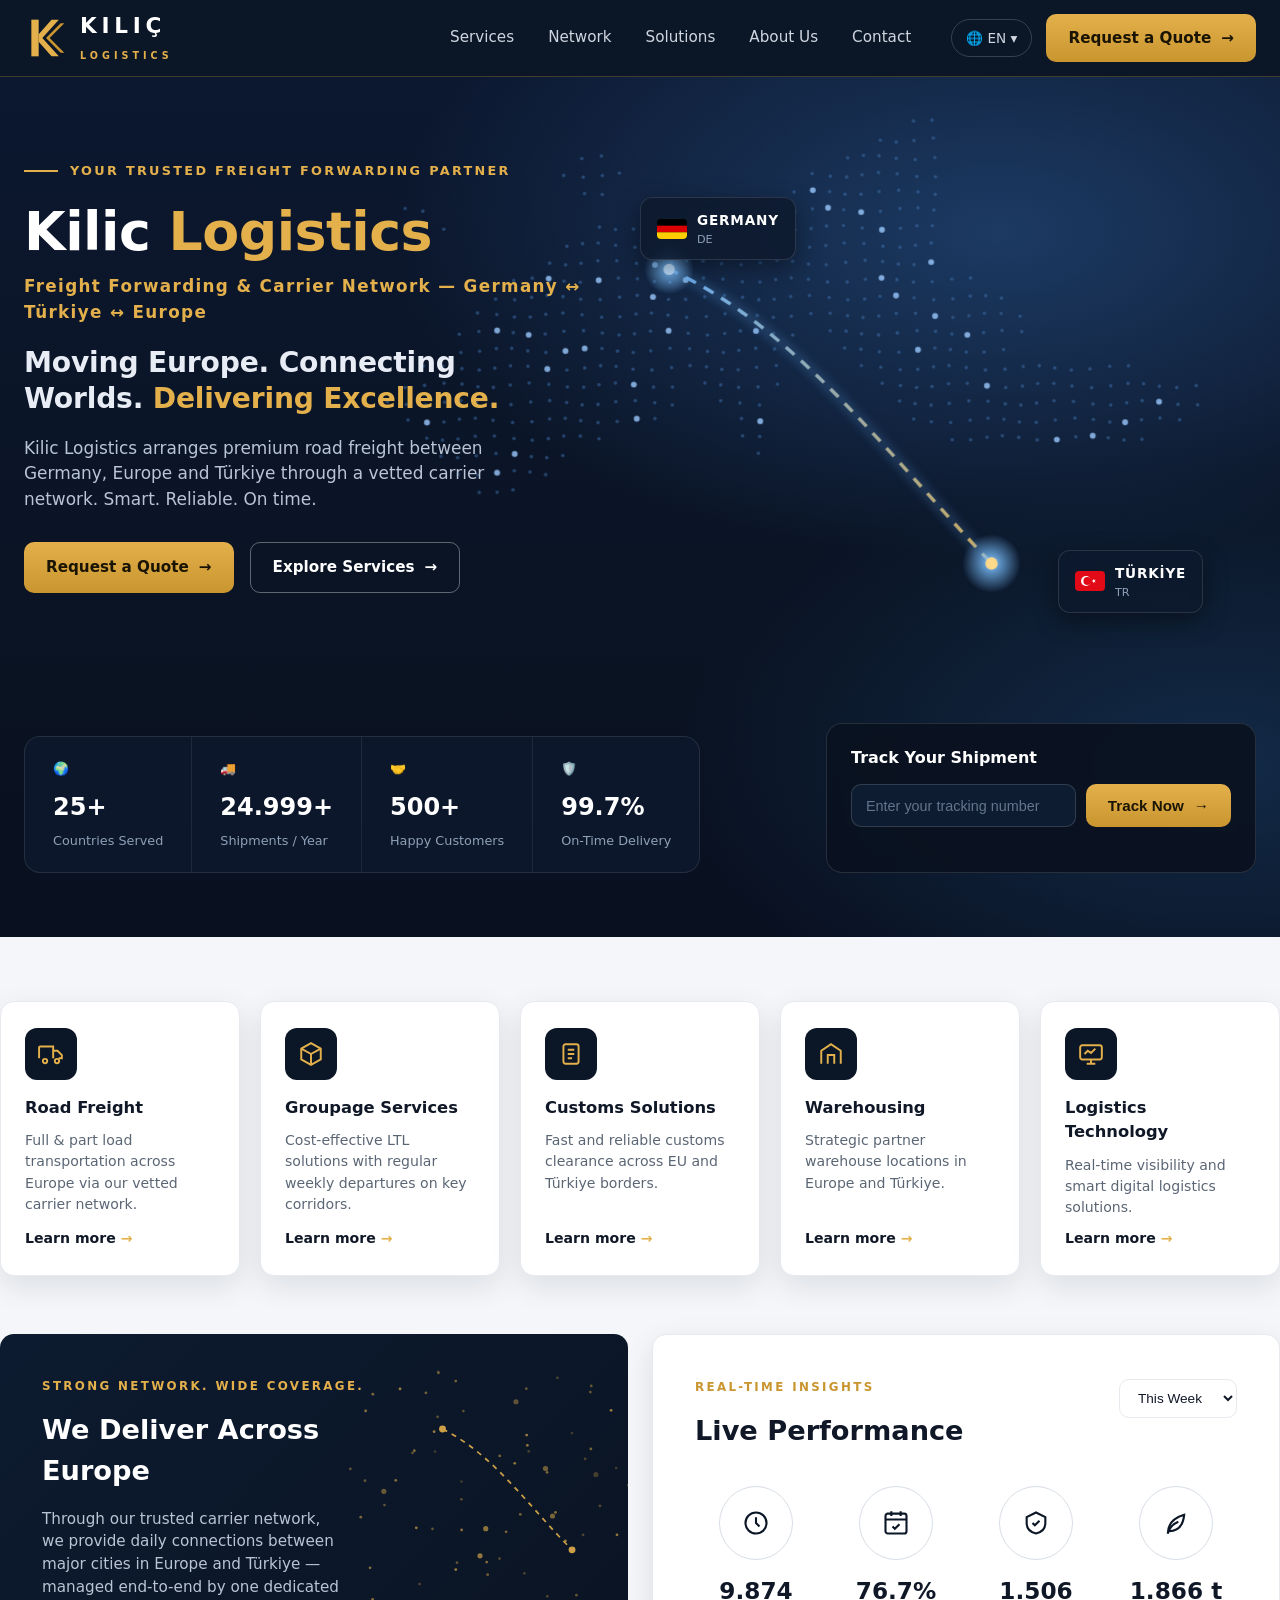
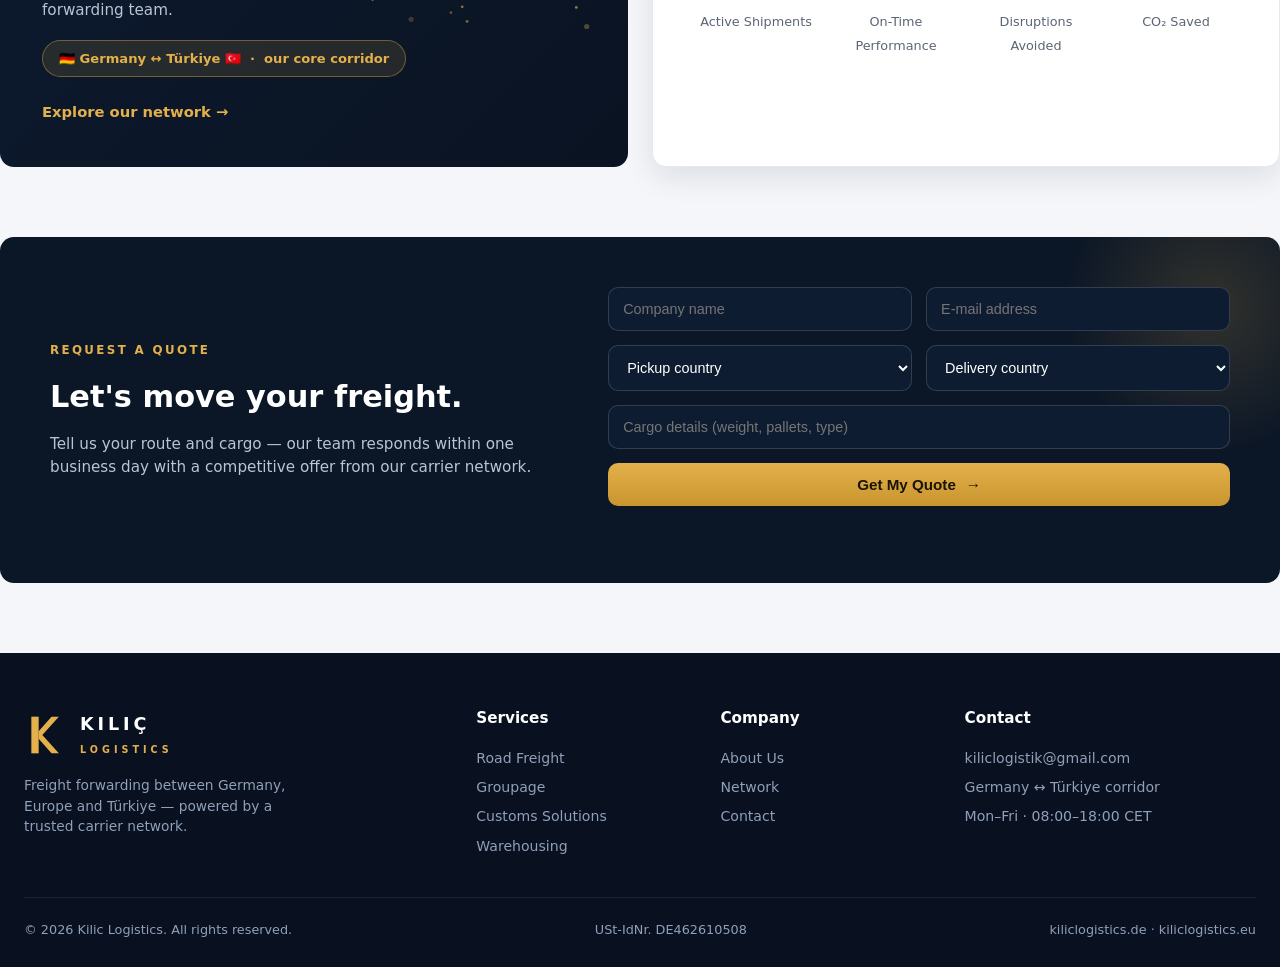
<file: index.html>
<!DOCTYPE html>
<html lang="en">
<head>
<meta charset="UTF-8">
<meta name="viewport" content="width=device-width, initial-scale=1.0">
<title>Kilic Logistics | Freight Forwarding &amp; Carrier Network</title>
<meta name="description" content="Kilic Logistics organizes freight forwarding, carrier network and road transport solutions between Germany, Türkiye and Europe.">
<meta name="robots" content="index, follow">
<link rel="canonical" href="https://markuslimburg.github.io/kiliclogistik/">
<!-- Open Graph -->
<meta property="og:type" content="website">
<meta property="og:site_name" content="Kilic Logistics">
<meta property="og:title" content="Kilic Logistics | Freight Forwarding &amp; Carrier Network">
<meta property="og:description" content="Kilic Logistics organizes freight forwarding, carrier network and road transport solutions between Germany, Türkiye and Europe.">
<meta property="og:url" content="https://markuslimburg.github.io/kiliclogistik/">
<meta property="og:locale" content="en_US">
<!-- Twitter Card -->
<meta name="twitter:card" content="summary">
<meta name="twitter:title" content="Kilic Logistics | Freight Forwarding &amp; Carrier Network">
<meta name="twitter:description" content="Kilic Logistics organizes freight forwarding, carrier network and road transport solutions between Germany, Türkiye and Europe.">
<!-- JSON-LD: Organization + WebSite (Google site name kaynağı) -->
<script type="application/ld+json">
{
  "@context": "https://schema.org",
  "@graph": [
    {
      "@type": "Organization",
      "@id": "https://markuslimburg.github.io/kiliclogistik/#org",
      "name": "Kilic Logistics",
      "legalName": "KILIÇ KRİPTO TRANSPORT LOJİSTİK BİLİŞİM VE TEKNOLOJİLERİ A.Ş.",
      "vatID": "DE462610508",
      "email": "kiliclogistik@gmail.com",
      "alternateName": ["Kilic Logistik", "Kılıç Lojistik"],
      "url": "https://markuslimburg.github.io/kiliclogistik/",
      "description": "Kilic Logistics organizes freight forwarding, carrier network and road transport solutions between Germany, Türkiye and Europe.",
      "areaServed": ["Germany", "Türkiye", "Europe"],
      "knowsLanguage": ["en", "de", "tr"]
    },
    {
      "@type": "WebSite",
      "@id": "https://markuslimburg.github.io/kiliclogistik/#website",
      "url": "https://markuslimburg.github.io/kiliclogistik/",
      "name": "Kilic Logistics",
      "alternateName": "Kilic Logistics | Freight Forwarding & Carrier Network",
      "publisher": { "@id": "https://markuslimburg.github.io/kiliclogistik/#org" },
      "inLanguage": "en"
    }
  ]
}
</script>
<style>
  :root{
    --navy:#0b1626;
    --navy-2:#0e1c31;
    --navy-3:#13243d;
    --gold:#e3b04b;
    --gold-2:#c9952f;
    --ink:#101828;
    --muted:#5b6675;
    --line:#e6e9ee;
    --bg:#f4f6f9;
    --white:#ffffff;
    --glow:#4da3ff;
    --radius:14px;
    --shadow:0 10px 30px rgba(11,22,38,.10);
  }
  *{margin:0;padding:0;box-sizing:border-box}
  html{scroll-behavior:smooth}
  body{font-family:'Segoe UI',system-ui,-apple-system,Roboto,Arial,sans-serif;background:var(--bg);color:var(--ink);line-height:1.5}
  img,svg{display:block}
  a{text-decoration:none;color:inherit}
  .container{max-width:1280px;margin:0 auto;padding:0 24px}

  /* ============ NAVBAR ============ */
  header{position:sticky;top:0;z-index:50;background:var(--navy);border-bottom:1px solid rgba(227,176,75,.25)}
  .nav{display:flex;align-items:center;gap:28px;height:76px}
  .brand{display:flex;align-items:center;gap:12px}
  .brand .logo-k{width:44px;height:44px;flex:none}
  .brand-name{color:#fff;font-size:1.35rem;font-weight:700;letter-spacing:.22em}
  .brand-sub{color:var(--gold);font-size:.6rem;letter-spacing:.42em;font-weight:600}
  nav.menu{display:flex;gap:30px;margin-left:auto}
  nav.menu a{color:#cfd6e0;font-size:.95rem;font-weight:500;padding:8px 2px;border-bottom:2px solid transparent;transition:.2s}
  nav.menu a:hover{color:#fff;border-color:var(--gold)}
  .nav-right{display:flex;align-items:center;gap:14px;margin-left:10px}
  .lang{display:flex;align-items:center;gap:8px;color:#cfd6e0;font-size:.85rem;border:1px solid rgba(255,255,255,.18);border-radius:999px;padding:8px 14px;cursor:pointer}
  .btn{display:inline-flex;align-items:center;gap:10px;font-weight:600;font-size:.95rem;border-radius:10px;padding:13px 22px;cursor:pointer;border:0;transition:.2s}
  .btn .arr{transition:transform .2s}
  .btn:hover .arr{transform:translateX(4px)}
  .btn-gold{background:linear-gradient(180deg,var(--gold),var(--gold-2));color:#1a1405}
  .btn-gold:hover{filter:brightness(1.07)}
  .btn-ghost{background:transparent;color:#fff;border:1.5px solid rgba(255,255,255,.35)}
  .btn-ghost:hover{border-color:var(--gold);color:var(--gold)}
  .hamburger{display:none;margin-left:auto;background:none;border:0;cursor:pointer;padding:6px}
  .hamburger span{display:block;width:26px;height:2.5px;background:#fff;margin:6px 0;border-radius:2px}
  /* future: Fleet Services nav item will be added here */

  /* ============ HERO ============ */
  .hero{position:relative;background:
      radial-gradient(1100px 600px at 78% 18%, #1c3a63 0%, transparent 55%),
      radial-gradient(900px 500px at 95% 80%, #122a47 0%, transparent 60%),
      linear-gradient(180deg,#0c1830 0%, #0a1322 70%, #091020 100%);
    color:#fff;overflow:hidden}
  .hero-inner{position:relative;display:grid;grid-template-columns:minmax(0,560px) 1fr;gap:30px;padding:84px 0 130px}
  .eyebrow{display:flex;align-items:center;gap:12px;color:var(--gold);font-size:.8rem;font-weight:700;letter-spacing:.18em;text-transform:uppercase;margin-bottom:22px}
  .eyebrow::before{content:"";width:34px;height:2px;background:var(--gold)}
  h1{font-size:clamp(2.2rem,4.2vw,3.6rem);line-height:1.12;font-weight:800;letter-spacing:-.5px}
  h1 .gold{color:var(--gold)}
  .h1-sub{margin-top:12px;color:var(--gold);font-weight:700;letter-spacing:.08em;font-size:clamp(.92rem,1.4vw,1.05rem)}
  .hero-slogan{margin-top:20px;font-size:clamp(1.25rem,2.2vw,1.8rem);line-height:1.3;font-weight:700;color:#e8edf5;letter-spacing:-.2px}
  .hero-slogan .gold{color:var(--gold)}
  .hero p.lead{margin:18px 0 30px;color:#b9c4d4;font-size:1.06rem;max-width:480px}
  .hero-ctas{display:flex;gap:16px;flex-wrap:wrap}

  /* hero map */
  .hero-map{position:absolute;inset:0;pointer-events:none}
  .hero-map svg{width:100%;height:100%}
  .badge{position:absolute;display:flex;align-items:center;gap:10px;background:rgba(13,25,45,.85);border:1px solid rgba(255,255,255,.12);backdrop-filter:blur(6px);border-radius:12px;padding:10px 16px;box-shadow:0 8px 24px rgba(0,0,0,.4)}
  .badge .flag{width:30px;height:20px;border-radius:4px;overflow:hidden;flex:none}
  .badge b{font-size:.85rem;letter-spacing:.06em}
  .badge small{display:block;color:#8fa0b8;font-size:.7rem}
  .badge-de{top:14%;left:50%}
  .badge-tr{top:55%;right:6%}

  /* stats card */
  .hero-bottom{position:relative;display:flex;justify-content:space-between;align-items:flex-end;gap:24px;padding-bottom:64px;flex-wrap:wrap}
  .stats-card{display:flex;background:rgba(13,25,45,.88);border:1px solid rgba(255,255,255,.10);border-radius:16px;backdrop-filter:blur(8px);overflow:hidden}
  .stat{padding:22px 28px;display:flex;flex-direction:column;gap:6px;border-right:1px solid rgba(255,255,255,.08);min-width:150px}
  .stat:last-child{border-right:0}
  .stat .ic{color:var(--gold);margin-bottom:4px}
  .stat b{font-size:1.5rem;font-weight:800}
  .stat span{color:#8fa0b8;font-size:.8rem}

  /* track box */
  .track-box{background:rgba(10,18,32,.92);border:1px solid rgba(255,255,255,.12);border-radius:16px;padding:22px 24px;backdrop-filter:blur(8px);min-width:340px;flex:0 1 430px}
  .track-box h3{font-size:1rem;margin-bottom:14px}
  .track-form{display:flex;gap:10px}
  .track-form input{flex:1;background:#0e1c31;border:1px solid rgba(255,255,255,.15);border-radius:10px;padding:12px 14px;color:#fff;font-size:.9rem;outline:none}
  .track-form input::placeholder{color:#64748d}
  .track-form input:focus{border-color:var(--gold)}
  .track-msg{margin-top:10px;font-size:.8rem;color:var(--gold);min-height:1em}

  /* ============ SERVICES ============ */
  .services{padding:64px 0 10px}
  .cards-5{display:grid;grid-template-columns:repeat(5,1fr);gap:20px}
  .scard{background:var(--white);border:1px solid var(--line);border-radius:var(--radius);padding:26px 24px;box-shadow:var(--shadow);transition:transform .2s, box-shadow .2s;display:flex;flex-direction:column;gap:10px}
  .scard:hover{transform:translateY(-5px);box-shadow:0 18px 40px rgba(11,22,38,.14)}
  .scard .icon{width:52px;height:52px;border-radius:12px;background:var(--navy);display:grid;place-items:center;color:var(--gold);margin-bottom:6px}
  .scard h3{font-size:1.02rem}
  .scard p{color:var(--muted);font-size:.88rem;flex:1}
  .scard a{color:var(--ink);font-weight:600;font-size:.88rem}
  .scard a .arr{color:var(--gold)}
  .scard a:hover{color:var(--gold-2)}

  /* ============ NETWORK + PERFORMANCE ============ */
  .duo{display:grid;grid-template-columns:1fr 1fr;gap:24px;padding:48px 0 30px}
  .network-card{background:linear-gradient(135deg,#0d1b30,#0a1322);border-radius:var(--radius);color:#fff;padding:44px 42px;position:relative;overflow:hidden;display:flex;flex-direction:column}
  .network-card .map-bg{position:absolute;right:-30px;top:0;bottom:0;width:55%;opacity:.9;pointer-events:none}
  .k-eyebrow{color:var(--gold);font-size:.74rem;font-weight:700;letter-spacing:.2em;text-transform:uppercase;margin-bottom:14px}
  .network-card h2{font-size:1.7rem;margin-bottom:16px;max-width:60%}
  .network-card p{color:#b9c4d4;font-size:.95rem;max-width:55%;flex:1}
  .corridor-chip{display:inline-flex;align-items:center;gap:10px;background:rgba(227,176,75,.12);border:1px solid rgba(227,176,75,.4);color:var(--gold);border-radius:999px;padding:8px 16px;font-size:.82rem;font-weight:600;margin:18px 0;width:max-content}
  .network-card .link{color:var(--gold);font-weight:700;font-size:.92rem;margin-top:6px;width:max-content}
  .perf-card{background:var(--white);border:1px solid var(--line);border-radius:var(--radius);padding:44px 42px;box-shadow:var(--shadow)}
  .perf-head{display:flex;justify-content:space-between;align-items:flex-start;gap:16px;margin-bottom:34px}
  .perf-card h2{font-size:1.7rem}
  .select{border:1px solid var(--line);border-radius:10px;padding:10px 14px;font-size:.85rem;background:#fff;color:var(--ink)}
  .kpis{display:grid;grid-template-columns:repeat(4,1fr);gap:18px}
  .kpi{text-align:center}
  .kpi .ring{width:74px;height:74px;border-radius:50%;border:1.5px solid #d8dee6;display:grid;place-items:center;margin:0 auto 14px;color:var(--navy)}
  .kpi b{display:block;font-size:1.45rem;font-weight:800}
  .kpi span{color:var(--muted);font-size:.8rem}

  /* ============ QUOTE ============ */
  .quote{padding:40px 0 70px}
  .quote-card{background:var(--navy);border-radius:var(--radius);color:#fff;padding:50px;display:grid;grid-template-columns:1fr 1.2fr;gap:40px;align-items:center;position:relative;overflow:hidden}
  .quote-card::after{content:"";position:absolute;right:-80px;top:-80px;width:300px;height:300px;border-radius:50%;background:radial-gradient(circle,rgba(227,176,75,.18),transparent 70%)}
  .quote-card h2{font-size:1.9rem;margin-bottom:14px}
  .quote-card p{color:#b9c4d4;font-size:.95rem}
  .qform{display:grid;grid-template-columns:1fr 1fr;gap:14px;position:relative;z-index:1}
  .qform input,.qform select{background:#0e1c31;border:1px solid rgba(255,255,255,.15);border-radius:10px;padding:13px 14px;color:#fff;font-size:.9rem;outline:none;width:100%}
  .qform input:focus,.qform select:focus{border-color:var(--gold)}
  .qform .full{grid-column:1/-1}
  .qform button{grid-column:1/-1;justify-content:center}
  .qmsg{grid-column:1/-1;font-size:.82rem;color:var(--gold);min-height:1em}

  /* ============ FOOTER ============ */
  footer{background:#091020;color:#8fa0b8;padding:54px 0 28px}
  .foot-grid{display:grid;grid-template-columns:2fr 1fr 1fr 1.4fr;gap:36px;padding-bottom:36px;border-bottom:1px solid rgba(255,255,255,.08)}
  footer h4{color:#fff;font-size:.95rem;margin-bottom:14px}
  footer a{display:block;font-size:.88rem;padding:4px 0;color:#8fa0b8}
  footer a:hover{color:var(--gold)}
  .foot-brand p{font-size:.86rem;margin-top:12px;max-width:300px}
  .foot-bottom{display:flex;justify-content:space-between;gap:14px;padding-top:22px;font-size:.8rem;flex-wrap:wrap}
  /* future: Fleet Services module section placeholder */

  .reveal{opacity:0;transform:translateY(24px);transition:opacity .6s ease, transform .6s ease}
  .reveal.show{opacity:1;transform:none}

  /* ============ RESPONSIVE ============ */
  @media (max-width:1100px){
    .cards-5{grid-template-columns:repeat(3,1fr)}
    .duo{grid-template-columns:1fr}
    .network-card h2,.network-card p{max-width:100%}
    .network-card .map-bg{opacity:.25;width:80%}
    .badge-de{left:58%}
  }
  @media (max-width:900px){
    nav.menu{position:fixed;inset:76px 0 auto 0;background:var(--navy);flex-direction:column;gap:0;padding:10px 24px 20px;display:none;border-bottom:1px solid rgba(227,176,75,.3)}
    nav.menu.open{display:flex}
    nav.menu a{padding:14px 0;border-bottom:1px solid rgba(255,255,255,.07)}
    .hamburger{display:block}
    .nav-right .btn{display:none}
    .hero-inner{grid-template-columns:1fr;padding:60px 0 90px}
    .badge-de,.badge-tr{display:none}
    .quote-card{grid-template-columns:1fr;padding:36px 26px}
  }
  @media (max-width:640px){
    .cards-5{grid-template-columns:1fr 1fr}
    .kpis{grid-template-columns:1fr 1fr;row-gap:28px}
    .stats-card{flex-wrap:wrap}
    .stat{min-width:46%;border-bottom:1px solid rgba(255,255,255,.08)}
    .track-box{min-width:0;flex:1 1 100%}
    .qform{grid-template-columns:1fr}
    .foot-grid{grid-template-columns:1fr 1fr}
  }
  @media (max-width:440px){
    .cards-5{grid-template-columns:1fr}
  }
</style>
</head>
<body>

<!-- ================= NAVBAR ================= -->
<header>
  <div class="container nav">
    <a class="brand" href="#top" aria-label="Kilic Logistics">
      <svg class="logo-k" viewBox="0 0 48 48" fill="none">
        <path d="M8 4 H16 V44 H8 Z" fill="#e3b04b"/>
        <path d="M20 24 L38 4 H30 L16 20 V28 L30 44 H38 Z" fill="#e3b04b"/>
        <path d="M24 24 L40 8 H44 L28 24 L44 40 H40 Z" fill="#c9952f"/>
      </svg>
      <span>
        <span class="brand-name">KILIÇ</span><br>
        <span class="brand-sub">LOGISTICS</span>
      </span>
    </a>
    <nav class="menu" id="menu">
      <a href="#services">Services</a>
      <a href="#network">Network</a>
      <a href="#performance">Solutions</a>
      <a href="#about">About Us</a>
      <a href="#quote">Contact</a>
      <!-- future: <a href="#fleet">Fleet Services</a> -->
    </nav>
    <div class="nav-right">
      <span class="lang">🌐 EN ▾</span>
      <a class="btn btn-gold" href="#quote">Request a Quote <span class="arr">→</span></a>
    </div>
    <button class="hamburger" id="burger" aria-label="Menu"><span></span><span></span><span></span></button>
  </div>
</header>

<!-- ================= HERO ================= -->
<section class="hero" id="top">
  <!-- glowing Europe map -->
  <div class="hero-map">
    <svg viewBox="0 0 1440 760" preserveAspectRatio="xMaxYMid slice">
      <defs>
        <radialGradient id="dotGlow" cx=".5" cy=".5" r=".5">
          <stop offset="0" stop-color="#7cc1ff"/><stop offset="1" stop-color="#7cc1ff" stop-opacity="0"/>
        </radialGradient>
        <linearGradient id="route" x1="0" y1="0" x2="1" y2="0">
          <stop offset="0" stop-color="#6db5ff"/><stop offset="1" stop-color="#e3b04b"/>
        </linearGradient>
        <filter id="blur1"><feGaussianBlur stdDeviation="4"/></filter>
      </defs>
      <g id="euDots" opacity=".85"></g>
      <!-- DE -> TR corridor -->
      <path id="corridor" d="M900 170 C 1010 220, 1090 330, 1185 430" stroke="url(#route)" stroke-width="3" fill="none" stroke-dasharray="10 8" opacity=".95">
        <animate attributeName="stroke-dashoffset" from="180" to="0" dur="4s" repeatCount="indefinite"/>
      </path>
      <path d="M900 170 C 1010 220, 1090 330, 1185 430" stroke="#6db5ff" stroke-width="9" fill="none" opacity=".18" filter="url(#blur1)"/>
      <circle cx="900" cy="170" r="22" fill="url(#dotGlow)"/>
      <circle cx="900" cy="170" r="5" fill="#bfe0ff"/>
      <circle cx="1185" cy="430" r="26" fill="url(#dotGlow)"/>
      <circle cx="1185" cy="430" r="5.5" fill="#ffd98a"/>
    </svg>
  </div>

  <div class="badge badge-de"><span class="flag"><svg viewBox="0 0 30 20"><rect width="30" height="20" fill="#000"/><rect y="6.7" width="30" height="6.6" fill="#dd0000"/><rect y="13.3" width="30" height="6.7" fill="#ffce00"/></svg></span><span><b>GERMANY</b><small>DE</small></span></div>
  <div class="badge badge-tr"><span class="flag"><svg viewBox="0 0 30 20"><rect width="30" height="20" fill="#e30a17"/><circle cx="11" cy="10" r="5" fill="#fff"/><circle cx="12.4" cy="10" r="4" fill="#e30a17"/><path d="M16.5 10 l4.2 1.4 -2.6-3.6 v4.4 l2.6-3.6 Z" fill="#fff"/></svg></span><span><b>TÜRKİYE</b><small>TR</small></span></div>

  <div class="container">
    <div class="hero-inner">
      <div>
        <div class="eyebrow">Your trusted freight forwarding partner</div>
        <h1>Kilic <span class="gold">Logistics</span></h1>
        <p class="h1-sub">Freight Forwarding &amp; Carrier Network — Germany ↔ Türkiye ↔ Europe</p>
        <h2 class="hero-slogan">Moving Europe. Connecting Worlds. <span class="gold">Delivering Excellence.</span></h2>
        <p class="lead">Kilic Logistics arranges premium road freight between Germany, Europe and Türkiye through a vetted carrier network. Smart. Reliable. On time.</p>
        <div class="hero-ctas">
          <a class="btn btn-gold" href="#quote">Request a Quote <span class="arr">→</span></a>
          <a class="btn btn-ghost" href="#services">Explore Services <span class="arr">→</span></a>
        </div>
      </div>
    </div>

    <div class="hero-bottom">
      <div class="stats-card reveal">
        <div class="stat"><span class="ic">🌍</span><b data-count="25" data-suffix="+">0</b><span>Countries Served</span></div>
        <div class="stat"><span class="ic">🚚</span><b data-count="25000" data-suffix="+">0</b><span>Shipments / Year</span></div>
        <div class="stat"><span class="ic">🤝</span><b data-count="500" data-suffix="+">0</b><span>Happy Customers</span></div>
        <div class="stat"><span class="ic">🛡️</span><b data-count="99.7" data-suffix="%">0</b><span>On-Time Delivery</span></div>
      </div>
      <div class="track-box reveal">
        <h3>Track Your Shipment</h3>
        <form class="track-form" id="trackForm">
          <input type="text" id="trackInput" placeholder="Enter your tracking number" aria-label="Tracking number">
          <button class="btn btn-gold" type="submit">Track Now <span class="arr">→</span></button>
        </form>
        <div class="track-msg" id="trackMsg"></div>
      </div>
    </div>
  </div>
</section>

<!-- ================= SERVICES ================= -->
<section class="services container" id="services">
  <div class="cards-5">
    <div class="scard reveal">
      <div class="icon"><svg width="26" height="26" viewBox="0 0 24 24" fill="none" stroke="currentColor" stroke-width="1.8"><path d="M1 16V6a1 1 0 011-1h12v11M14 9h4l4 4v3h-3"/><circle cx="6.5" cy="18.5" r="2"/><circle cx="17.5" cy="18.5" r="2"/></svg></div>
      <h3>Road Freight</h3>
      <p>Full &amp; part load transportation across Europe via our vetted carrier network.</p>
      <a href="#quote">Learn more <span class="arr">→</span></a>
    </div>
    <div class="scard reveal">
      <div class="icon"><svg width="26" height="26" viewBox="0 0 24 24" fill="none" stroke="currentColor" stroke-width="1.8"><path d="M12 2l9 5v10l-9 5-9-5V7z"/><path d="M3 7l9 5 9-5M12 12v10"/></svg></div>
      <h3>Groupage Services</h3>
      <p>Cost-effective LTL solutions with regular weekly departures on key corridors.</p>
      <a href="#quote">Learn more <span class="arr">→</span></a>
    </div>
    <div class="scard reveal">
      <div class="icon"><svg width="26" height="26" viewBox="0 0 24 24" fill="none" stroke="currentColor" stroke-width="1.8"><rect x="5" y="3" width="14" height="18" rx="2"/><path d="M9 8h6M9 12h6M9 16h4"/></svg></div>
      <h3>Customs Solutions</h3>
      <p>Fast and reliable customs clearance across EU and Türkiye borders.</p>
      <a href="#quote">Learn more <span class="arr">→</span></a>
    </div>
    <div class="scard reveal">
      <div class="icon"><svg width="26" height="26" viewBox="0 0 24 24" fill="none" stroke="currentColor" stroke-width="1.8"><path d="M3 21V9l9-6 9 6v12"/><path d="M9 21v-8h6v8"/></svg></div>
      <h3>Warehousing</h3>
      <p>Strategic partner warehouse locations in Europe and Türkiye.</p>
      <a href="#quote">Learn more <span class="arr">→</span></a>
    </div>
    <div class="scard reveal">
      <div class="icon"><svg width="26" height="26" viewBox="0 0 24 24" fill="none" stroke="currentColor" stroke-width="1.8"><rect x="2" y="4" width="20" height="13" rx="2"/><path d="M8 21h8M12 17v4M6 12l3-3 3 2 4-4"/></svg></div>
      <h3>Logistics Technology</h3>
      <p>Real-time visibility and smart digital logistics solutions.</p>
      <a href="#quote">Learn more <span class="arr">→</span></a>
    </div>
  </div>
</section>

<!-- ================= NETWORK + PERFORMANCE ================= -->
<section class="duo container" id="network">
  <div class="network-card reveal" id="about">
    <svg class="map-bg" viewBox="0 0 400 380"><g id="miniDots"></g>
      <path d="M150 110 C 210 140, 250 200, 300 250" stroke="#e3b04b" stroke-width="2" fill="none" stroke-dasharray="6 6"/>
      <circle cx="150" cy="110" r="4" fill="#e3b04b"/><circle cx="300" cy="250" r="4" fill="#e3b04b"/>
    </svg>
    <div class="k-eyebrow">Strong network. Wide coverage.</div>
    <h2>We Deliver Across Europe</h2>
    <p>Through our trusted carrier network, we provide daily connections between major cities in Europe and Türkiye — managed end-to-end by one dedicated forwarding team.</p>
    <span class="corridor-chip">🇩🇪 Germany ↔ Türkiye 🇹🇷 &nbsp;·&nbsp; our core corridor</span>
    <a class="link" href="#quote">Explore our network <span class="arr">→</span></a>
  </div>

  <div class="perf-card reveal" id="performance">
    <div class="perf-head">
      <div>
        <div class="k-eyebrow" style="color:var(--gold-2)">Real-time insights</div>
        <h2>Live Performance</h2>
      </div>
      <select class="select" aria-label="Period"><option>This Week</option><option>This Month</option><option>This Year</option></select>
    </div>
    <div class="kpis">
      <div class="kpi"><div class="ring"><svg width="28" height="28" viewBox="0 0 24 24" fill="none" stroke="currentColor" stroke-width="1.8"><circle cx="12" cy="12" r="9"/><path d="M12 7v5l3 3"/></svg></div><b data-count="12408">0</b><span>Active Shipments</span></div>
      <div class="kpi"><div class="ring"><svg width="28" height="28" viewBox="0 0 24 24" fill="none" stroke="currentColor" stroke-width="1.8"><rect x="3" y="4" width="18" height="17" rx="2"/><path d="M8 2v4M16 2v4M3 9h18M9 15l2 2 4-4"/></svg></div><b data-count="96.4" data-suffix="%">0</b><span>On-Time Performance</span></div>
      <div class="kpi"><div class="ring"><svg width="28" height="28" viewBox="0 0 24 24" fill="none" stroke="currentColor" stroke-width="1.8"><path d="M12 3l8 4v5c0 5-3.5 8-8 9-4.5-1-8-4-8-9V7z"/><path d="M9 12l2 2 4-4"/></svg></div><b data-count="1892">0</b><span>Disruptions Avoided</span></div>
      <div class="kpi"><div class="ring"><svg width="28" height="28" viewBox="0 0 24 24" fill="none" stroke="currentColor" stroke-width="1.8"><path d="M5 21c0-7 4-13 14-16-1 10-6 14-13 14"/><path d="M5 21c1-4 4-8 9-10"/></svg></div><b data-count="2345" data-suffix=" t">0</b><span>CO₂ Saved</span></div>
    </div>
  </div>
</section>

<!-- ================= QUOTE ================= -->
<section class="quote container" id="quote">
  <div class="quote-card reveal">
    <div>
      <div class="k-eyebrow">Request a quote</div>
      <h2>Let's move your freight.</h2>
      <p>Tell us your route and cargo — our team responds within one business day with a competitive offer from our carrier network.</p>
    </div>
    <form class="qform" id="quoteForm">
      <input type="text" placeholder="Company name" required>
      <input type="email" placeholder="E-mail address" required>
      <select required>
        <option value="" disabled selected>Pickup country</option>
        <option>Germany</option><option>Türkiye</option><option>Netherlands</option><option>Austria</option><option>France</option><option>Other (Europe)</option>
      </select>
      <select required>
        <option value="" disabled selected>Delivery country</option>
        <option>Türkiye</option><option>Germany</option><option>Netherlands</option><option>Austria</option><option>France</option><option>Other (Europe)</option>
      </select>
      <input class="full" type="text" placeholder="Cargo details (weight, pallets, type)">
      <button class="btn btn-gold" type="submit">Get My Quote <span class="arr">→</span></button>
      <div class="qmsg" id="qMsg"></div>
    </form>
  </div>
</section>

<!-- ================= FOOTER ================= -->
<footer>
  <div class="container">
    <div class="foot-grid">
      <div class="foot-brand">
        <a class="brand" href="#top">
          <svg class="logo-k" width="38" height="38" viewBox="0 0 48 48" fill="none">
            <path d="M8 4 H16 V44 H8 Z" fill="#e3b04b"/>
            <path d="M20 24 L38 4 H30 L16 20 V28 L30 44 H38 Z" fill="#e3b04b"/>
          </svg>
          <span><span class="brand-name" style="font-size:1.1rem">KILIÇ</span><br><span class="brand-sub">LOGISTICS</span></span>
        </a>
        <p>Freight forwarding between Germany, Europe and Türkiye — powered by a trusted carrier network.</p>
      </div>
      <div>
        <h4>Services</h4>
        <a href="#services">Road Freight</a>
        <a href="#services">Groupage</a>
        <a href="#services">Customs Solutions</a>
        <a href="#services">Warehousing</a>
        <!-- future: <a href="#fleet">Fleet Services</a> -->
      </div>
      <div>
        <h4>Company</h4>
        <a href="#about">About Us</a>
        <a href="#network">Network</a>
        <a href="#quote">Contact</a>
      </div>
      <div>
        <h4>Contact</h4>
        <a href="mailto:kiliclogistik@gmail.com">kiliclogistik@gmail.com</a>
        <a href="#">Germany ↔ Türkiye corridor</a>
        <a href="#">Mon–Fri · 08:00–18:00 CET</a>
      </div>
    </div>
    <div class="foot-bottom">
      <span>© 2026 Kilic Logistics. All rights reserved.</span>
      <span>USt-IdNr. DE462610508</span>
      <span>kiliclogistics.de · kiliclogistics.eu</span>
    </div>
  </div>
</footer>

<script>
  // mobile menu
  const burger=document.getElementById('burger'),menu=document.getElementById('menu');
  burger.addEventListener('click',()=>menu.classList.toggle('open'));
  menu.querySelectorAll('a').forEach(a=>a.addEventListener('click',()=>menu.classList.remove('open')));

  // Europe dot-matrix (stylized): rows of dots forming a rough Europe + Anatolia silhouette
  const rows=[
    "                                    ██                  ",
    "                                  ████                  ",
    "                 ██             ██████                  ",
    "                ████          ████████                  ",
    "                 ██          █████████                  ",
    "       ██                   ██████████                  ",
    "      ████        ████████████████████                  ",
    "       ██       ██████████████████████                  ",
    "               ███████████████████████                  ",
    "             ███████████████████████████                ",
    "            ██████████████████████████████              ",
    "           ████████████████████████████████             ",
    "          ████████████████████ ████████████             ",
    "          ███████████████████   ██████████              ",
    "        █████████████████████    ████████████████       ",
    "       ████████████████ █████     ███████████████████   ",
    "      █████████████████  ███       ██████████████████   ",
    "       ███████████████    ██        ████████████████    ",
    "        ███████████       ██          ████████████      ",
    "         ████████          █                            ",
    "          ██████                                        ",
    "           ███                                          "
  ];
  const g=document.getElementById('euDots');
  const x0=560,y0=40,step=15.5;
  let svgDots='';
  rows.forEach((row,r)=>{
    [...row].forEach((ch,c)=>{
      if(ch==='█'){
        const jx=(Math.sin(r*7+c)*2), jy=(Math.cos(c*5+r)*2);
        const big=Math.random()<.06;
        svgDots+=`<circle cx="${x0+c*step+jx}" cy="${y0+r*step+jy}" r="${big?2.6:1.6}" fill="${big?'#9ccaff':'#3f6fa8'}" opacity="${big?0.95:0.65}"/>`;
      }
    });
  });
  g.innerHTML=svgDots;

  // mini map dots for network card
  const mg=document.getElementById('miniDots');
  let mini='';
  for(let i=0;i<70;i++){
    const x=40+Math.random()*330, y=40+Math.random()*300;
    mini+=`<circle cx="${x}" cy="${y}" r="${Math.random()<.15?3:1.6}" fill="#e3b04b" opacity="${.25+Math.random()*.5}"/>`;
  }
  mg.innerHTML=mini;

  // reveal on scroll
  const io=new IntersectionObserver(es=>es.forEach(e=>{if(e.isIntersecting){e.target.classList.add('show');io.unobserve(e.target);}}),{threshold:.15});
  document.querySelectorAll('.reveal').forEach(el=>io.observe(el));

  // count-up
  const fmt=(v,dec)=>dec?v.toFixed(1):Math.round(v).toLocaleString('de-DE');
  const cio=new IntersectionObserver(es=>es.forEach(e=>{
    if(!e.isIntersecting)return;
    const el=e.target,target=parseFloat(el.dataset.count),suf=el.dataset.suffix||'',dec=String(el.dataset.count).includes('.');
    const t0=performance.now(),dur=1600;
    const tick=t=>{const p=Math.min((t-t0)/dur,1),ease=1-Math.pow(1-p,3);el.textContent=fmt(target*ease,dec)+suf;if(p<1)requestAnimationFrame(tick);};
    requestAnimationFrame(tick);cio.unobserve(el);
  }),{threshold:.4});
  document.querySelectorAll('[data-count]').forEach(el=>cio.observe(el));

  // forms (demo)
  document.getElementById('trackForm').addEventListener('submit',e=>{
    e.preventDefault();
    const v=document.getElementById('trackInput').value.trim();
    document.getElementById('trackMsg').textContent=v?`Tracking ${v} — live tracking will be available soon.`:'Please enter a tracking number.';
  });
  document.getElementById('quoteForm').addEventListener('submit',e=>{
    e.preventDefault();
    document.getElementById('qMsg').textContent='Thank you! Your request has been received — we will reply within one business day.';
    e.target.reset();
  });
</script>
</body>
</html>
</file>
